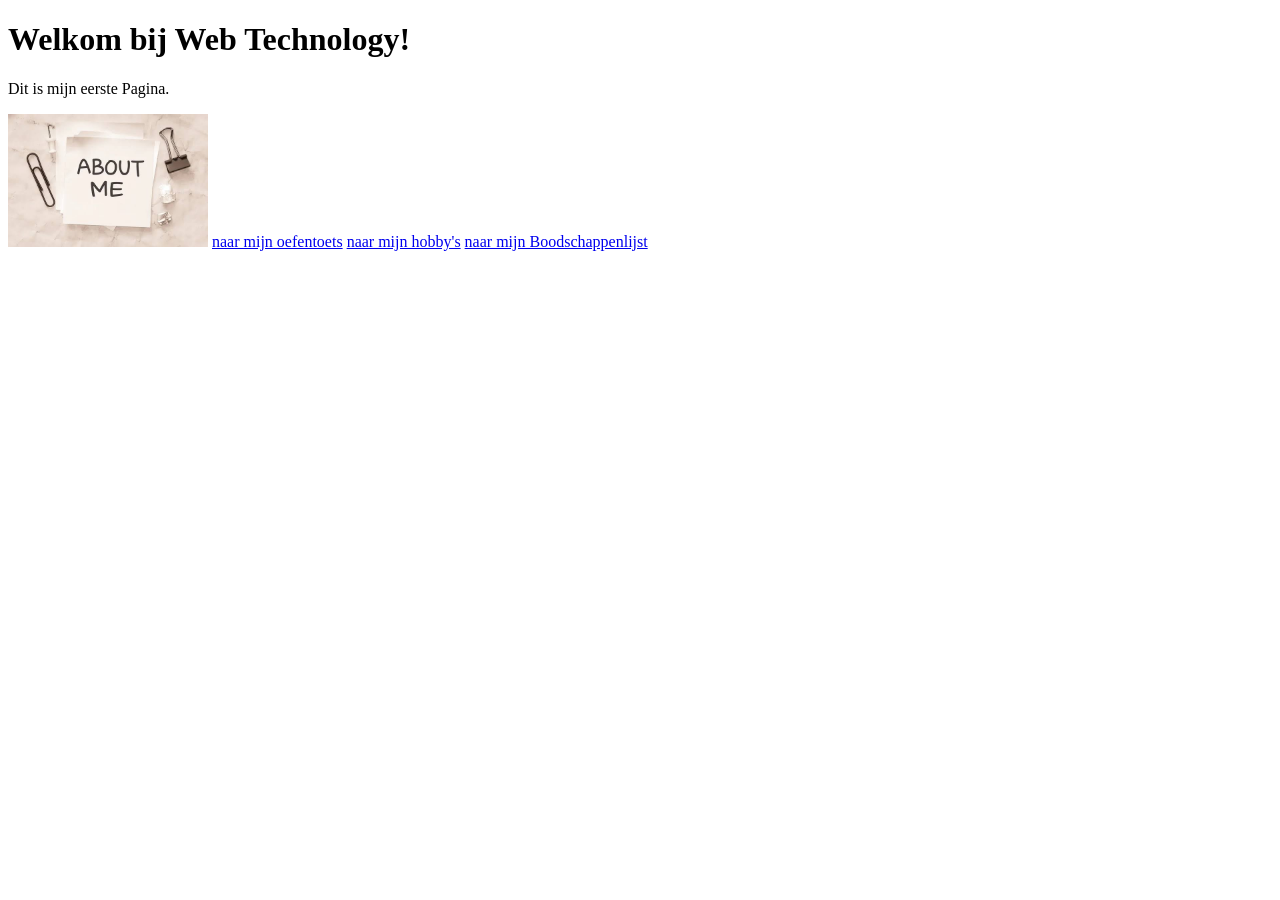
<file: labo-01/index.html>
<!DOCTYPE html>
<html lang="nl">
<head>
    <meta charset="UTF-8">
    <meta name="viewport" content="width=device-width, initial-scale=1.0">
    <title>Mijn eerste pagina.
</title>
</head>
<body>
        <h1>Welkom bij Web Technology!</h1>
        <p>Dit is mijn eerste Pagina.</p>
       <nav> 
            <a href="over-mij.html"><img src="afbeeldingen/foto-over-mij.jpg" alt="about-me" width="200"></a>
            <a href="oefentoets.html">naar mijn oefentoets</a>
            <a href="hobby's.html">naar mijn hobby's</a>
            <a href="boodshappen.html">naar mijn Boodschappenlijst</a>
        </nav>
</body>
</html>
</file>
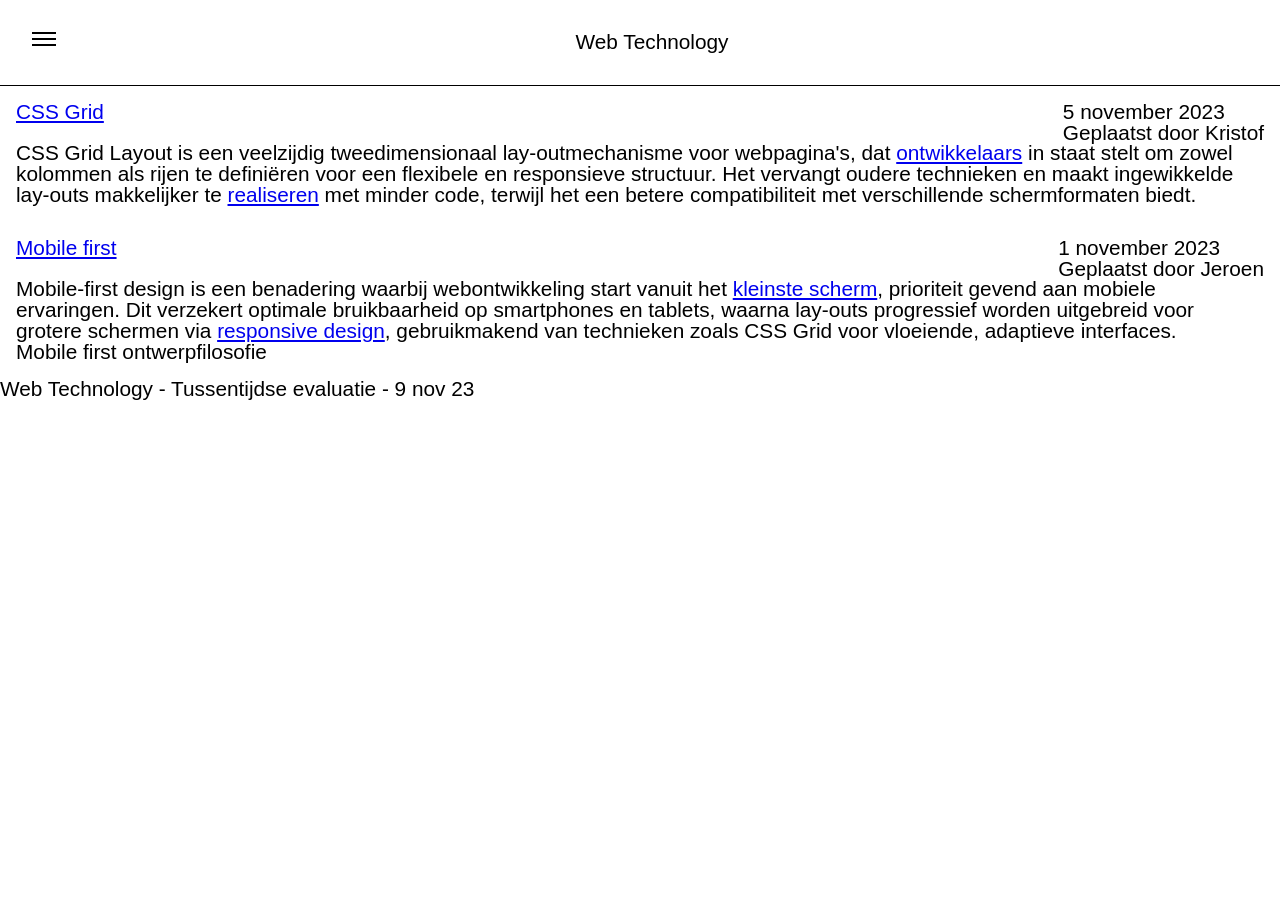
<file: 2324_WT_tussentijdse_evaluatie_november/opdracht/index.html>
<!DOCTYPE html>
<html lang="en">
<head>
	<meta charset="UTF-8">
	<meta http-equiv="X-UA-Compatible" content="IE=edge">
	<meta name="viewport" content="width=device-width, initial-scale=1.0">
	<link rel="stylesheet" href="reset.css">
	<link rel="stylesheet" href="stijl.css">
	<title>Web Technology - Tussentijdse test - 9 november 2023</title>
</head>
<body>
    <header>
        <h3><span></span><span></span><span></span></h3>
        <h1>Web Technology</h1>
        <nav>
            <ul>
                <li>
                    <a href="#" class="geselecteerd">Home</a>
                </li>
                <li>
                    <a href="#">Box Model</a>
                </li>
                <li>
                    <a href="#">CSS Grid</a>
                </li>
                <li>
                    <a href="#">CSS Positioning</a>
                </li>
                <li>
                    <a href="#">Responsive Design</a>
                </li>
            </ul>
        </nav>
    </header>
    <main>
        <article>
            <h2><a href="#">CSS Grid</a></h2>
            <h4>5 november 2023<br>Geplaatst door Kristof</h4>
            <p>CSS Grid Layout is een veelzijdig tweedimensionaal lay-outmechanisme voor webpagina's, dat <a href="#">ontwikkelaars</a> in staat stelt om zowel kolommen als rijen te definiëren voor een flexibele en responsieve structuur. Het vervangt oudere technieken en maakt ingewikkelde lay-outs makkelijker te <a href="#">realiseren</a> met minder code, terwijl het een betere compatibiliteit met verschillende schermformaten biedt.</p>
            <ul class="figuur figuur_1">
                <li></li>
                <li></li>
                <li></li>
                <li></li>
                <li></li>
            </ul>
        </article>
        <article>
            <h2><a href="#"> Mobile first</a></h2>
            <h4>1 november 2023<br>Geplaatst door Jeroen</h4>
            <p>Mobile-first design is een benadering waarbij webontwikkeling start vanuit het <a href="#">kleinste scherm</a>, prioriteit gevend aan mobiele ervaringen. Dit verzekert optimale bruikbaarheid op smartphones en tablets, waarna lay-outs progressief worden uitgebreid voor grotere schermen via <a href="#">responsive design</a>, gebruikmakend van technieken zoals CSS Grid voor vloeiende, adaptieve interfaces.</p>
            <div class="figuur figuur_2">
                <h3>Mobile first ontwerpfilosofie</h3>
                <p></p>
                <p></p>
            </div>
        </article>
    </main>
    <footer>
        <p>Web Technology - Tussentijdse evaluatie - 9 nov 23</p>
    </footer>
</body>
</html>
</file>
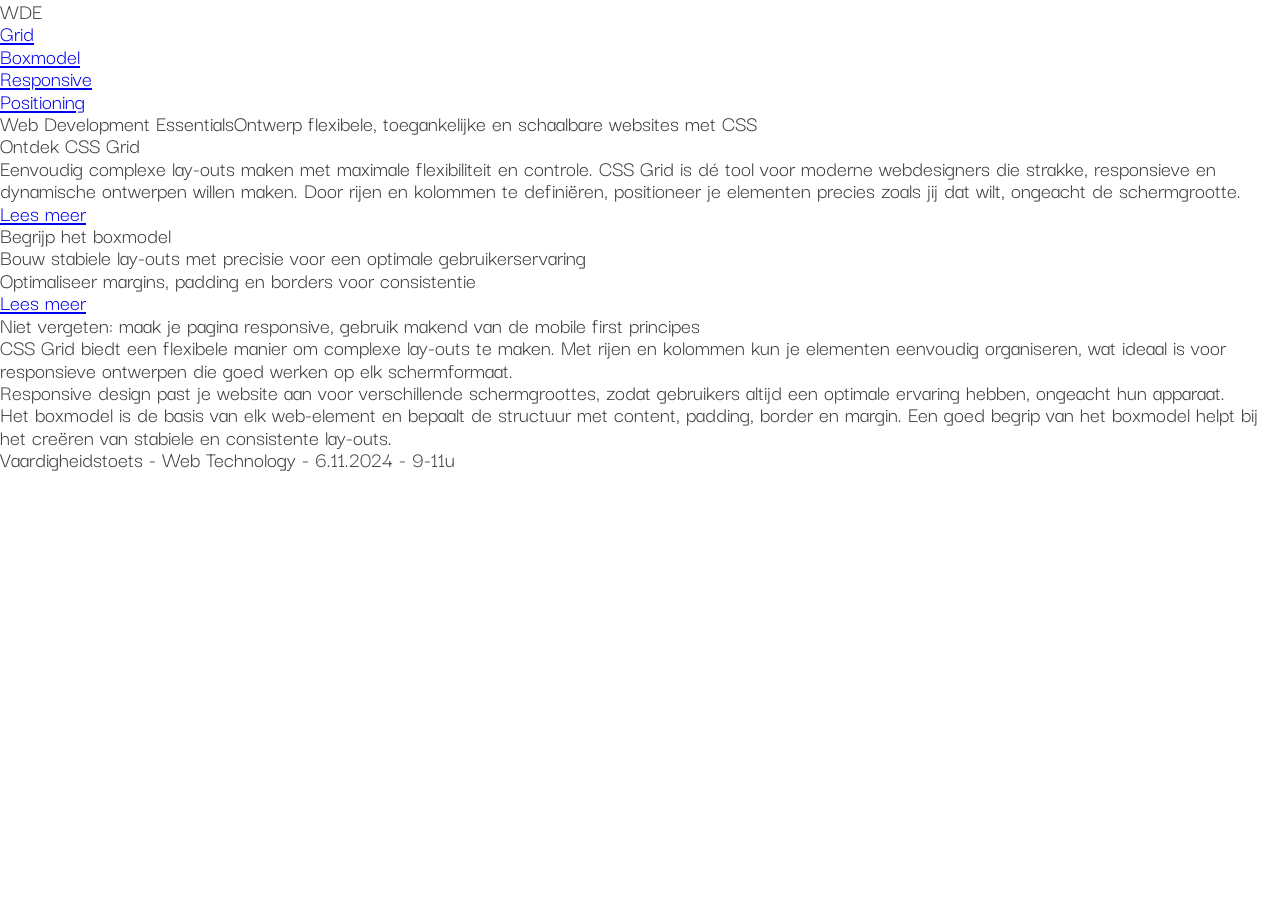
<file: 2425_WT_vaardigheidstoets_november_24/opdracht/index.html>
<!DOCTYPE html>
<html lang="en">
<head>
	<meta charset="UTF-8">
	<meta http-equiv="X-UA-Compatible" content="IE=edge">
	<meta name="viewport" content="width=device-width, initial-scale=1.0">
	<link rel="stylesheet" href="reset.css">
    <link rel="preconnect" href="https://fonts.googleapis.com">
    <link rel="preconnect" href="https://fonts.gstatic.com" crossorigin>
    <link href="https://fonts.googleapis.com/css2?family=Darker+Grotesque:wght@400;500;600&display=swap" rel="stylesheet">
	<link rel="stylesheet" href="stijl.css">
	<title>Template-bestand</title>
</head>
<body>
        <header>
            <h1>WDE</h1>
            <nav>
                <ul>
                    <li><a href="#">Grid</a></li>
                    <li><a href="#">Boxmodel</a></li>
                    <li><a href="#">Responsive</a></li>
                    <li><a href="#">Positioning</a></li>
                </ul>
            </nav>
        </header>
        <main>
            <h2>Web Development Essentials<span>Ontwerp flexibele, toegankelijke en schaalbare websites met CSS</span></h2>
            <section>
                <h3>Ontdek CSS Grid</h3>
                <p>Eenvoudig complexe lay-outs maken met maximale flexibiliteit en controle. CSS Grid is dé tool voor moderne webdesigners die strakke, responsieve en dynamische ontwerpen willen maken. Door rijen en kolommen te definiëren, positioneer je elementen precies zoals jij dat wilt, ongeacht de schermgrootte. <a href="#">Lees meer</a></p>
            </section>
            <ul>
                <li>Begrijp het boxmodel</li>
                <li>Bouw stabiele lay-outs met precisie voor een optimale gebruikerservaring</li>
                <li>Optimaliseer margins, padding en borders voor consistentie</li>
                <li><a href="#">Lees meer</a></li>
            </ul>
            <h4>Niet vergeten: maak je pagina responsive, gebruik makend van de mobile first principes</h4>
            <p>CSS Grid biedt een flexibele manier om complexe lay-outs te maken. Met rijen en kolommen kun je elementen eenvoudig organiseren, wat ideaal is voor responsieve ontwerpen die goed werken op elk schermformaat.</p>
            <p>Responsive design past je website aan voor verschillende schermgroottes, zodat gebruikers altijd een optimale ervaring hebben, ongeacht hun apparaat.</p>
            <p>Het boxmodel is de basis van elk web-element en bepaalt de structuur met content, padding, border en margin. Een goed begrip van het boxmodel helpt bij het creëren van stabiele en consistente lay-outs.</p>
        </main>
        <footer><p>Vaardigheidstoets - Web Technology - 6.11.2024 - 9-11u</p></footer>
</body>
</html>
</file>
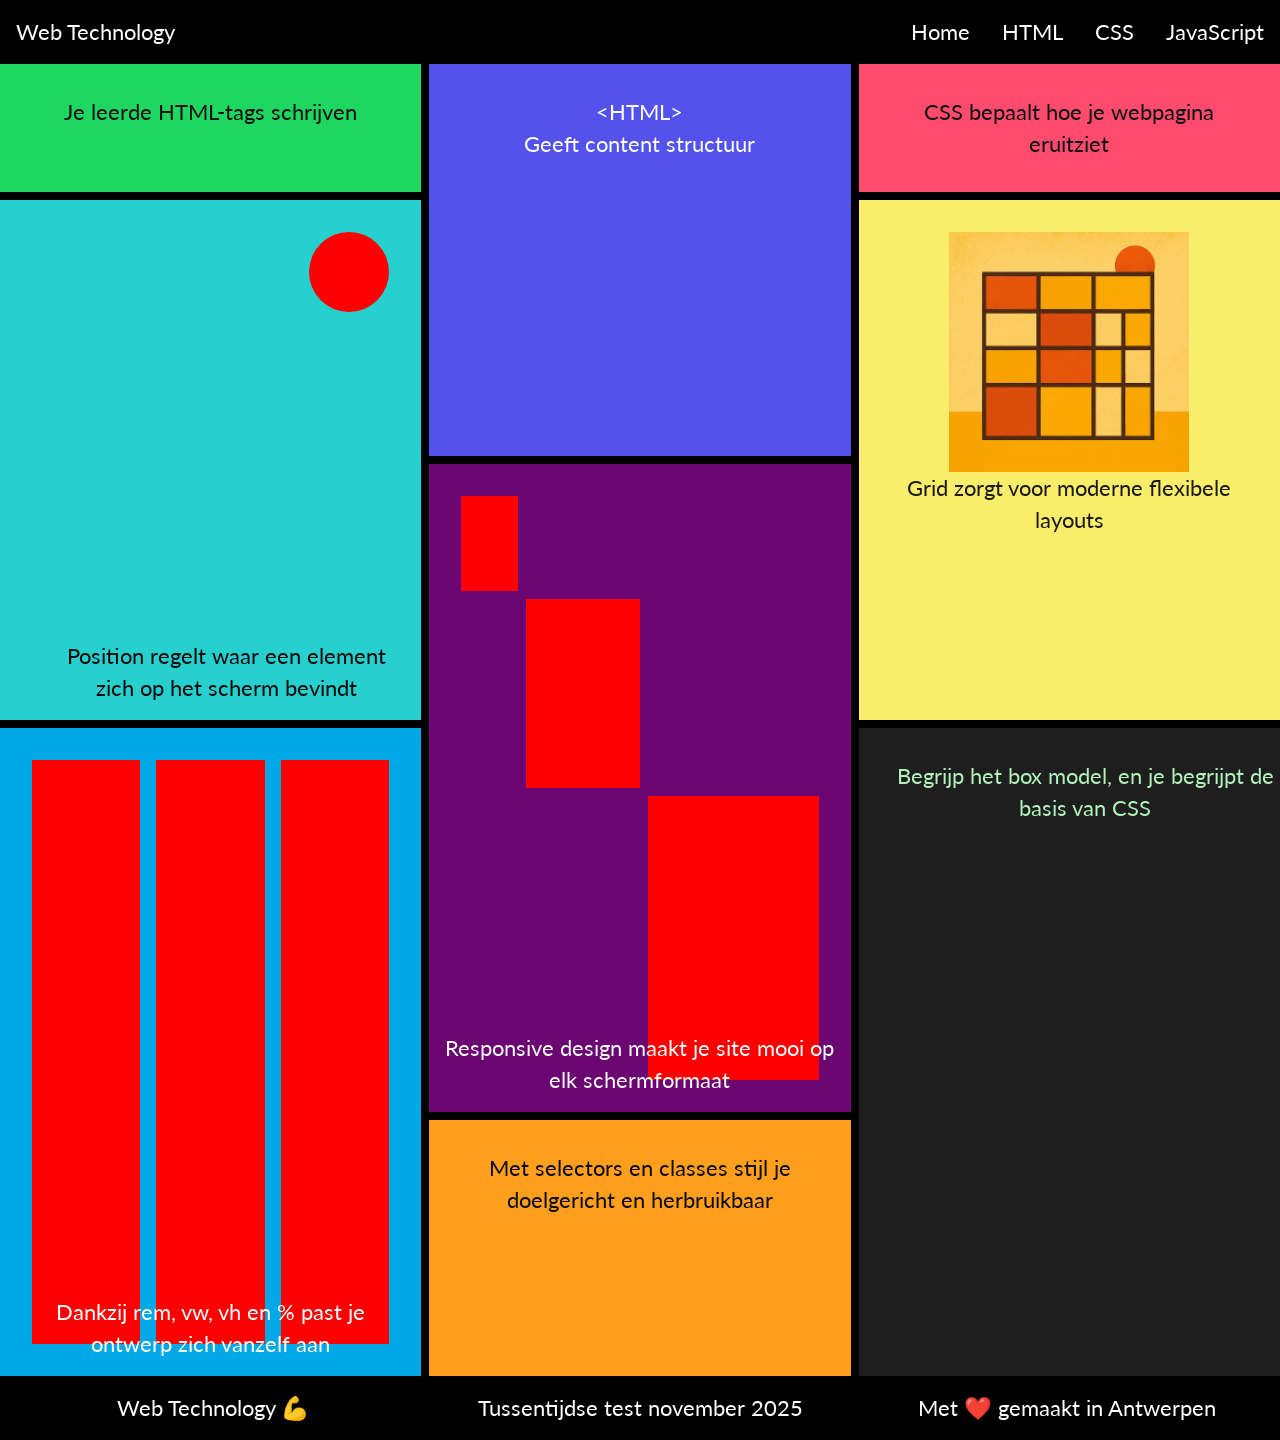
<file: 2526_wt_vaardigheidstoets_november_25/opdracht/index.html>
<!DOCTYPE html>
<html lang="en">
<head>
	<meta charset="UTF-8">
	<meta http-equiv="X-UA-Compatible" content="IE=edge">
	<meta name="viewport" content="width=device-width, initial-scale=1.0">
	<link rel="stylesheet" href="reset.css">
	<link rel="preconnect" href="https://fonts.googleapis.com">
	<link rel="preconnect" href="https://fonts.gstatic.com" crossorigin>
	<link href="https://fonts.googleapis.com/css2?family=Lato:ital,wght@0,100;0,300;0,400;0,700;0,900;1,100;1,300;1,400;1,700;1,900&display=swap" rel="stylesheet">
	<link rel="stylesheet" href="stijl.css">
	<title>Web Technology - tussentijdse test november 2025</title>
</head>
<body>
	<header>
		<h1>Web Technology</h1>
		<nav>
			<ul>
				<li><a href="">Home</a></li>
				<li><a href="">HTML</a></li>
				<li><a href="">CSS</a></li>
				<li><a href="">JavaScript</a></li>
			</ul>
		</nav>
	</header>
	<main>
		<ul>
			<li><h2>Je leerde HTML-tags schrijven</h2></li>
			<li><h4>&lt;HTML&gt;</h4>
				<h2>Geeft content structuur</h2></li>
			<li><h2>CSS bepaalt hoe je webpagina eruitziet</h2></li>
			<li>
				<p></p>
				<h2>Position regelt waar een element zich op het scherm bevindt</h2></li>
			<li>
				<img src="grid.png" alt="">
				<h2>Grid zorgt voor moderne flexibele layouts</h2>
			</li>
			<li>
				<p></p>
				<p></p>
				<p></p>
				<h2>Responsive design maakt je site mooi op elk schermformaat</h2>
			</li>
			<li>
				<p></p>
				<p></p>
				<p></p>
				<h2>Dankzij rem, vw, vh en % past je ontwerp zich vanzelf aan</h2></li>
			<li><h2>Begrijp het box model, en je begrijpt de basis van CSS</h2></li>
			<li><h2>Met selectors en classes stijl je doelgericht en herbruikbaar</h2></li>
		</ul>
	</main>
	<footer>
		<ul>
			<li>Web Technology 💪</li>
			<li>Tussentijdse test november 2025</li>
			<li>Met ❤️ gemaakt in Antwerpen</li>
		</ul>
	</footer>
</body>
</html>
</file>
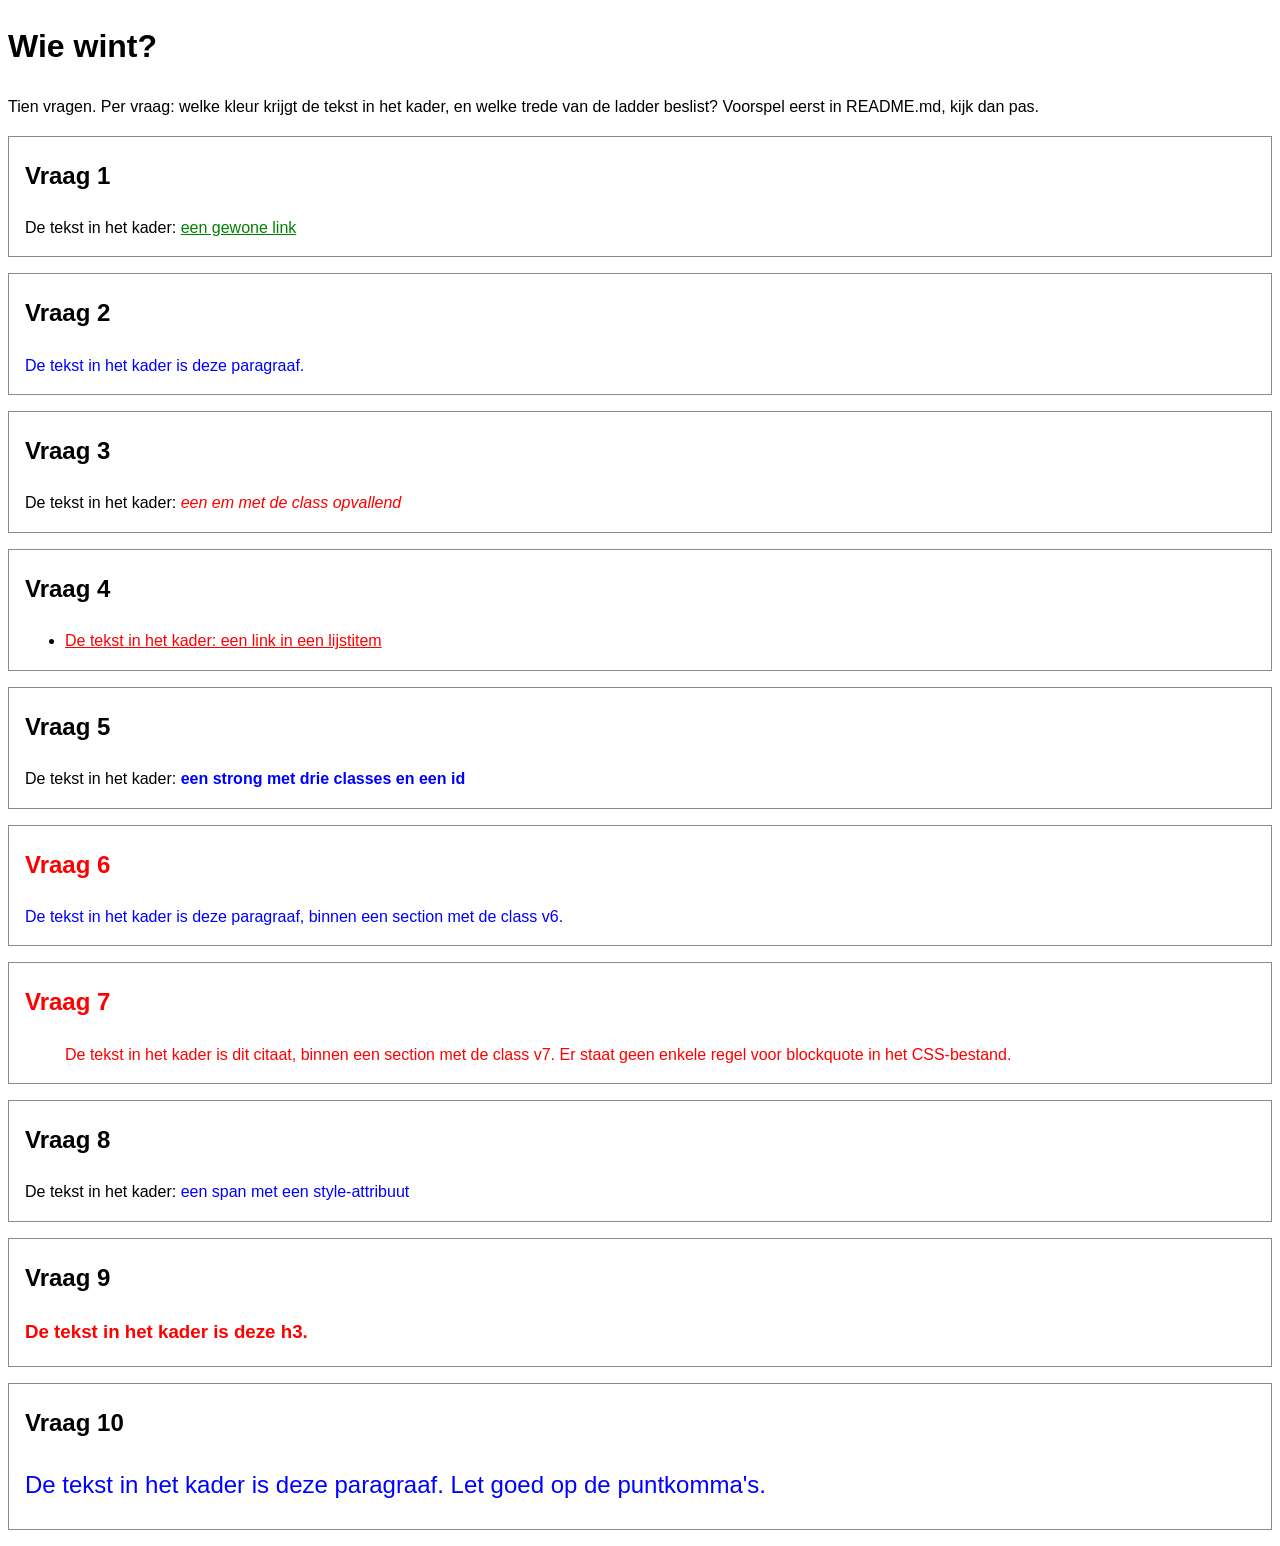
<file: labo-02/cascade/index.html>
<!-- index.html - oefening 3: voorspel, dan kijk. Wijzig dit bestand niet. -->
<!doctype html>
<html lang="nl">
  <head>
    <meta charset="utf-8">
    <meta name="viewport" content="width=device-width, initial-scale=1">
    <title>Wie wint? Tien vragen over de cascade</title>
    <link rel="stylesheet" href="css/stijl.css">
  </head>
  <body>
    <h1>Wie wint?</h1>
    <p>Tien vragen. Per vraag: welke kleur krijgt de tekst in het kader, en welke trede van de ladder beslist? Voorspel eerst in README.md, kijk dan pas.</p>

    <section class="vraag v1">
      <h2>Vraag 1</h2>
      <p>De tekst in het kader: <a href="#">een gewone link</a></p>
    </section>

    <section class="vraag v2">
      <h2>Vraag 2</h2>
      <p class="v2-tekst">De tekst in het kader is deze paragraaf.</p>
    </section>

    <section class="vraag v3">
      <h2>Vraag 3</h2>
      <p>De tekst in het kader: <em class="opvallend">een em met de class opvallend</em></p>
    </section>

    <section class="vraag v4">
      <h2>Vraag 4</h2>
      <ul>
        <li><a href="#">De tekst in het kader: een link in een lijstitem</a></li>
      </ul>
    </section>

    <section class="vraag v5">
      <h2>Vraag 5</h2>
      <p>De tekst in het kader: <strong class="een twee drie" id="v5-tekst">een strong met drie classes en een id</strong></p>
    </section>

    <section class="vraag v6">
      <h2>Vraag 6</h2>
      <p class="v6-tekst">De tekst in het kader is deze paragraaf, binnen een section met de class v6.</p>
    </section>

    <section class="vraag v7">
      <h2>Vraag 7</h2>
      <blockquote>De tekst in het kader is dit citaat, binnen een section met de class v7. Er staat geen enkele regel voor blockquote in het CSS-bestand.</blockquote>
    </section>

    <section class="vraag v8">
      <h2>Vraag 8</h2>
      <p>De tekst in het kader: <span class="v8-tekst" style="color: blue">een span met een style-attribuut</span></p>
    </section>

    <section class="vraag v9">
      <h2>Vraag 9</h2>
      <h3 class="v9-tekst">De tekst in het kader is deze h3.</h3>
    </section>

    <section class="vraag v10">
      <h2>Vraag 10</h2>
      <p class="v10-tekst">De tekst in het kader is deze paragraaf. Let goed op de puntkomma's.</p>
    </section>
  </body>
</html>
</file>
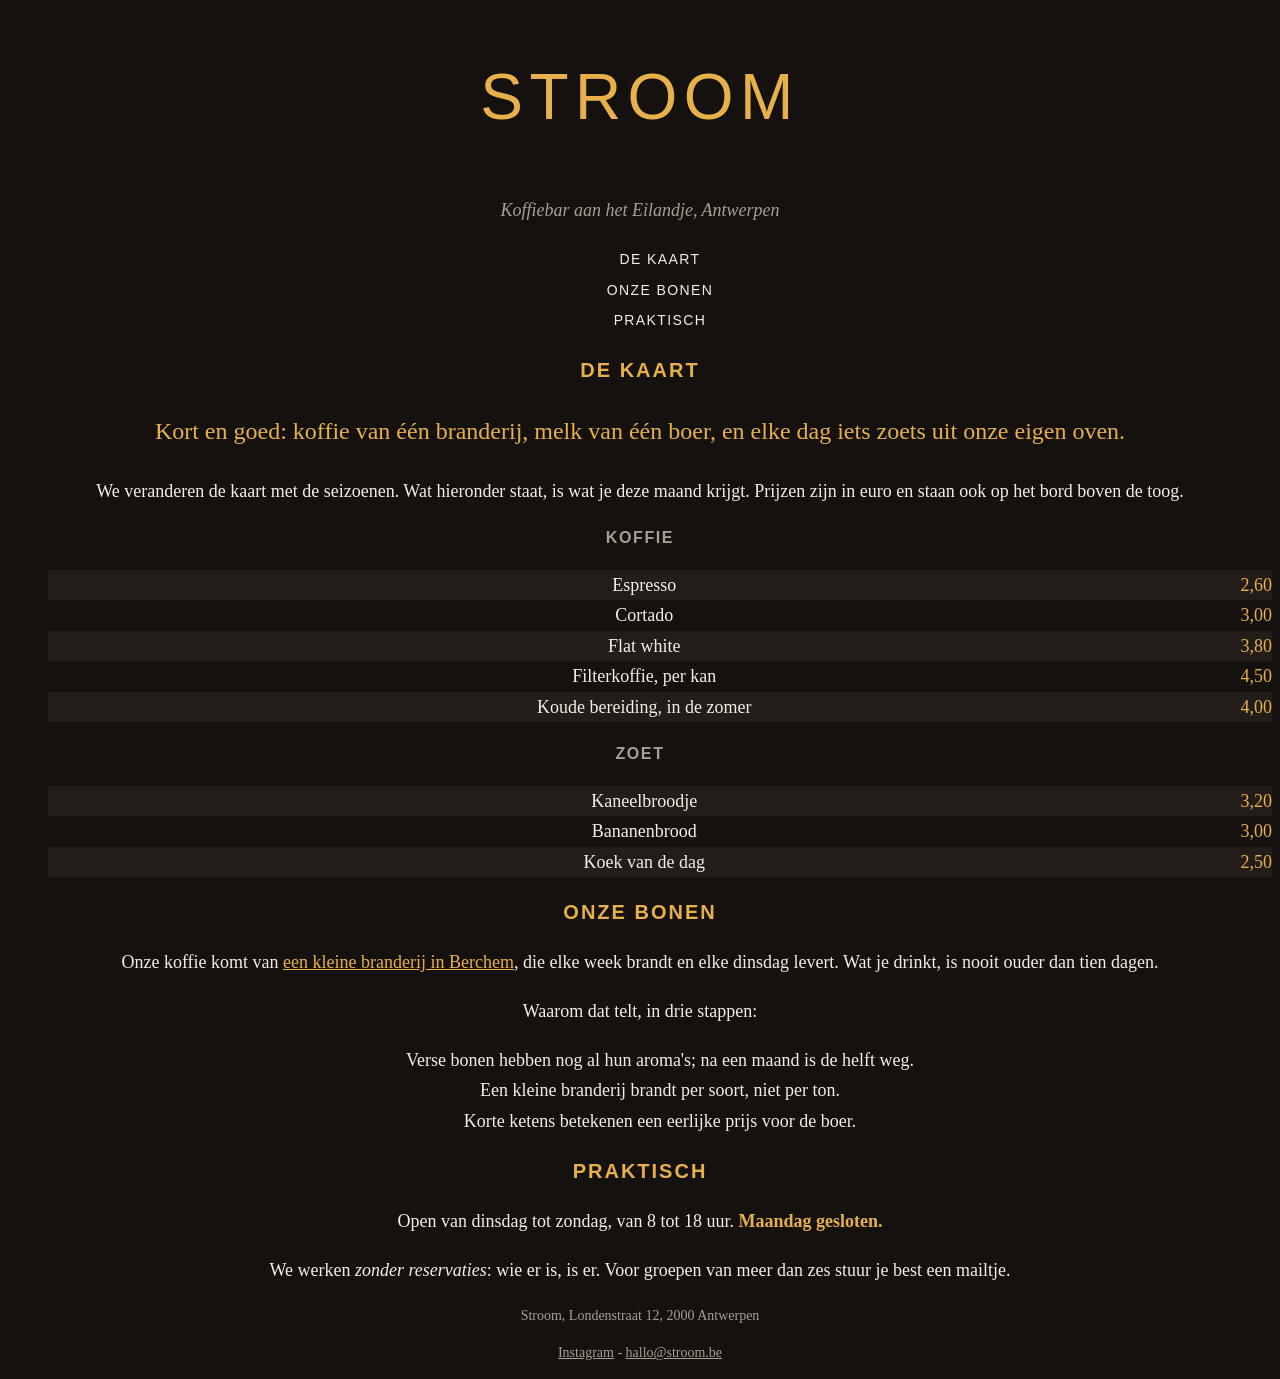
<file: labo-02/nabouw/index.html>
<!-- index.html - nabouw labo 2. Dit bestand mag je NIET wijzigen: geen class erbij, geen element verplaatst, geen style-attribuut. Jij schrijft css/stijl.css. -->
<!--
  Wat het screenshot niet kan tonen (hover en focus):
  - links in de navigatie: accentkleur, vet, geen onderstreping;
    bij hover en focus: inktkleur en onderstreept
  - links in main: accentkleur, onderstreept;
    bij hover en focus: papierkleur op een achtergrond in de accentkleur
  - links in de footer: gedempte kleur; bij hover en focus: accentkleur
-->
<!doctype html>
<html lang="nl">
  <head>
    <meta charset="utf-8">
    <meta name="viewport" content="width=device-width, initial-scale=1">
    <title>Stroom - koffiebar aan het Eilandje</title>
    <link rel="stylesheet" href="css/zen.css">
  </head>
  <body>
    <header>
      <h1>Stroom</h1>
      <p class="slogan">Koffiebar aan het Eilandje, Antwerpen</p>
      <nav>
        <ul>
          <li><a href="#kaart">De kaart</a></li>
          <li><a href="#bonen">Onze bonen</a></li>
          <li><a href="#praktisch">Praktisch</a></li>
        </ul>
      </nav>
    </header>

    <main>
      <article>
        <h2 id="kaart">De kaart</h2>
        <p class="intro">Kort en goed: koffie van één branderij, melk van één boer, en elke dag iets zoets uit onze eigen oven.</p>
        <p>We veranderen de kaart met de seizoenen. Wat hieronder staat, is wat je deze maand krijgt. Prijzen zijn in euro en staan ook op het bord boven de toog.</p>

        <h3>Koffie</h3>
        <ul class="kaart">
          <li>Espresso <span class="prijs">2,60</span></li>
          <li>Cortado <span class="prijs">3,00</span></li>
          <li>Flat white <span class="prijs">3,80</span></li>
          <li>Filterkoffie, per kan <span class="prijs">4,50</span></li>
          <li>Koude bereiding, in de zomer <span class="prijs">4,00</span></li>
        </ul>

        <h3>Zoet</h3>
        <ul class="kaart">
          <li>Kaneelbroodje <span class="prijs">3,20</span></li>
          <li>Bananenbrood <span class="prijs">3,00</span></li>
          <li>Koek van de dag <span class="prijs">2,50</span></li>
        </ul>

        <h2 id="bonen">Onze bonen</h2>
        <p>Onze koffie komt van <a href="https://www.example.be">een kleine branderij in Berchem</a>, die elke week brandt en elke dinsdag levert. Wat je drinkt, is nooit ouder dan tien dagen.</p>
        <p>Waarom dat telt, in drie stappen:</p>
        <ol>
          <li>Verse bonen hebben nog al hun aroma's; na een maand is de helft weg.</li>
          <li>Een kleine branderij brandt per soort, niet per ton.</li>
          <li>Korte ketens betekenen een eerlijke prijs voor de boer.</li>
        </ol>

        <h2 id="praktisch">Praktisch</h2>
        <p>Open van dinsdag tot zondag, van 8 tot 18 uur. <strong>Maandag gesloten.</strong></p>
        <p>We werken <em>zonder reservaties</em>: wie er is, is er. Voor groepen van meer dan zes stuur je best een mailtje.</p>
      </article>
    </main>

    <footer>
      <p>Stroom, Londenstraat 12, 2000 Antwerpen</p>
      <p><a href="https://www.instagram.com">Instagram</a> - <a href="mailto:hallo@stroom.be">hallo@stroom.be</a></p>
    </footer>
  </body>
</html>
</file>
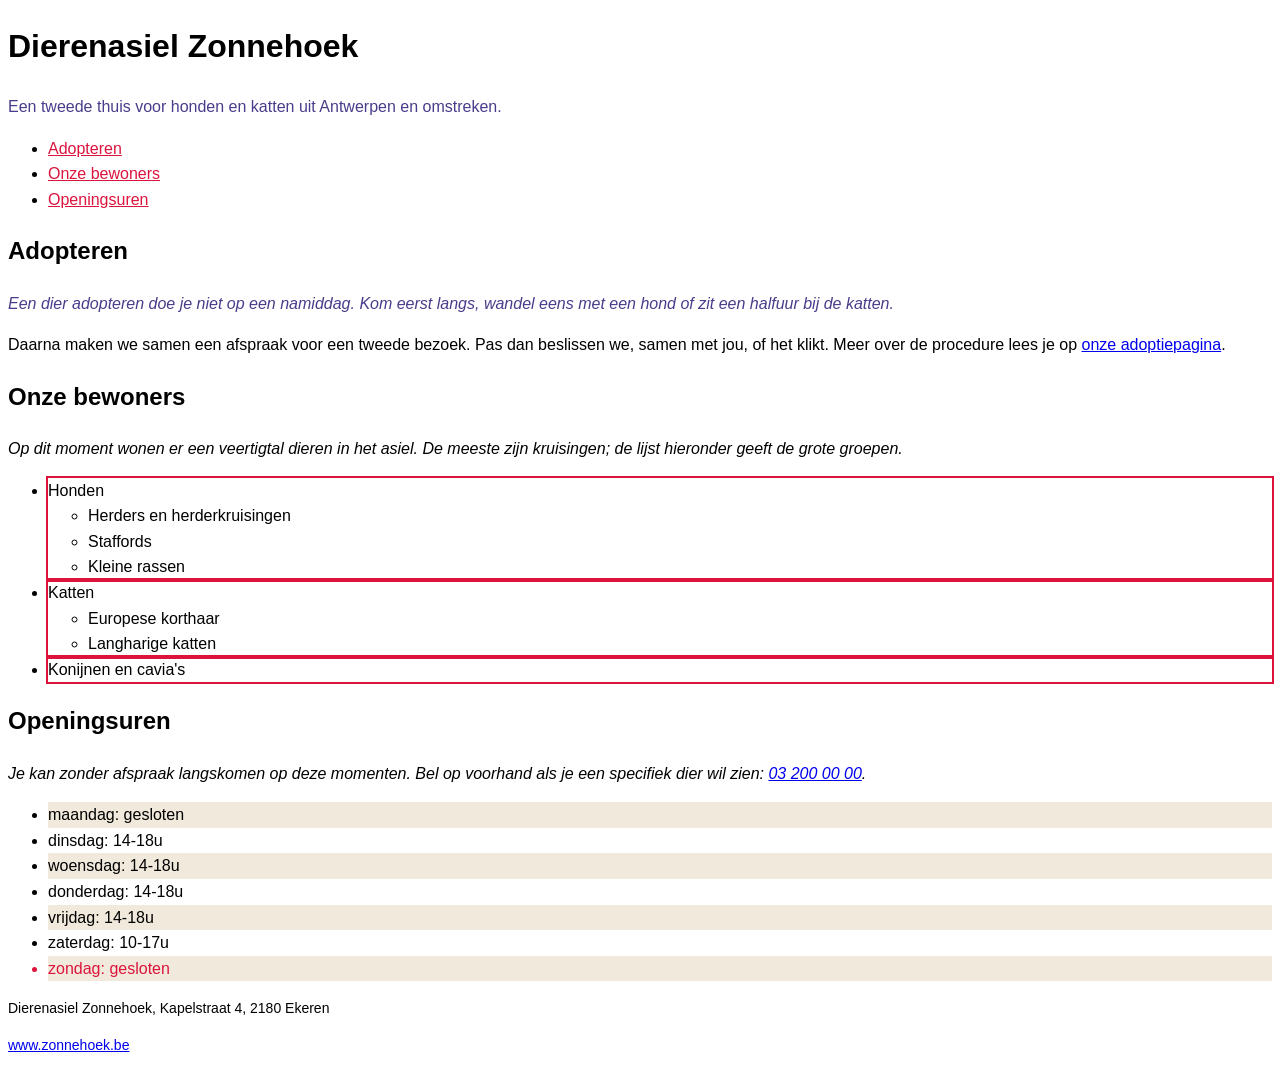
<file: labo-02/selectors/index.html>
<!-- index.html - oefening 2: selectors. Wijzig dit bestand niet; alles wat je nodig hebt, staat erin. -->
<!doctype html>
<html lang="nl">
  <head>
    <meta charset="utf-8">
    <meta name="viewport" content="width=device-width, initial-scale=1">
    <title>Dierenasiel Zonnehoek</title>
    <link rel="stylesheet" href="css/stijl.css">
  </head>
  <body>
    <header>
      <h1>Dierenasiel Zonnehoek</h1>
      <p class="slogan">Een tweede thuis voor honden en katten uit Antwerpen en omstreken.</p>
      <nav>
        <ul>
          <li><a href="#adopteren">Adopteren</a></li>
          <li><a href="#rassen">Onze bewoners</a></li>
          <li><a href="#uren">Openingsuren</a></li>
        </ul>
      </nav>
    </header>

    <main>
      <article>
        <h2 id="adopteren">Adopteren</h2>
        <p class="intro">Een dier adopteren doe je niet op een namiddag. Kom eerst langs, wandel eens met een hond of zit een halfuur bij de katten.</p>
        <p>Daarna maken we samen een afspraak voor een tweede bezoek. Pas dan beslissen we, samen met jou, of het klikt. Meer over de procedure lees je op <a href="https://www.zonnehoek.be/adoptie">onze adoptiepagina</a>.</p>

        <h2 id="rassen">Onze bewoners</h2>
        <p>Op dit moment wonen er een veertigtal dieren in het asiel. De meeste zijn kruisingen; de lijst hieronder geeft de grote groepen.</p>
        <ul class="rassen">
          <li>Honden
            <ul>
              <li>Herders en herderkruisingen</li>
              <li>Staffords</li>
              <li>Kleine rassen</li>
            </ul>
          </li>
          <li>Katten
            <ul>
              <li>Europese korthaar</li>
              <li>Langharige katten</li>
            </ul>
          </li>
          <li>Konijnen en cavia's</li>
        </ul>

        <h2 id="uren">Openingsuren</h2>
        <p>Je kan zonder afspraak langskomen op deze momenten. Bel op voorhand als je een specifiek dier wil zien: <a href="tel:+3232000000">03 200 00 00</a>.</p>
        <ul class="uren">
          <li>maandag: gesloten</li>
          <li>dinsdag: 14-18u</li>
          <li>woensdag: 14-18u</li>
          <li>donderdag: 14-18u</li>
          <li>vrijdag: 14-18u</li>
          <li>zaterdag: 10-17u</li>
          <li>zondag: gesloten</li>
        </ul>
      </article>
    </main>

    <footer>
      <p>Dierenasiel Zonnehoek, Kapelstraat 4, 2180 Ekeren</p>
      <p><a href="https://www.zonnehoek.be">www.zonnehoek.be</a></p>
    </footer>
  </body>
</html>
</file>
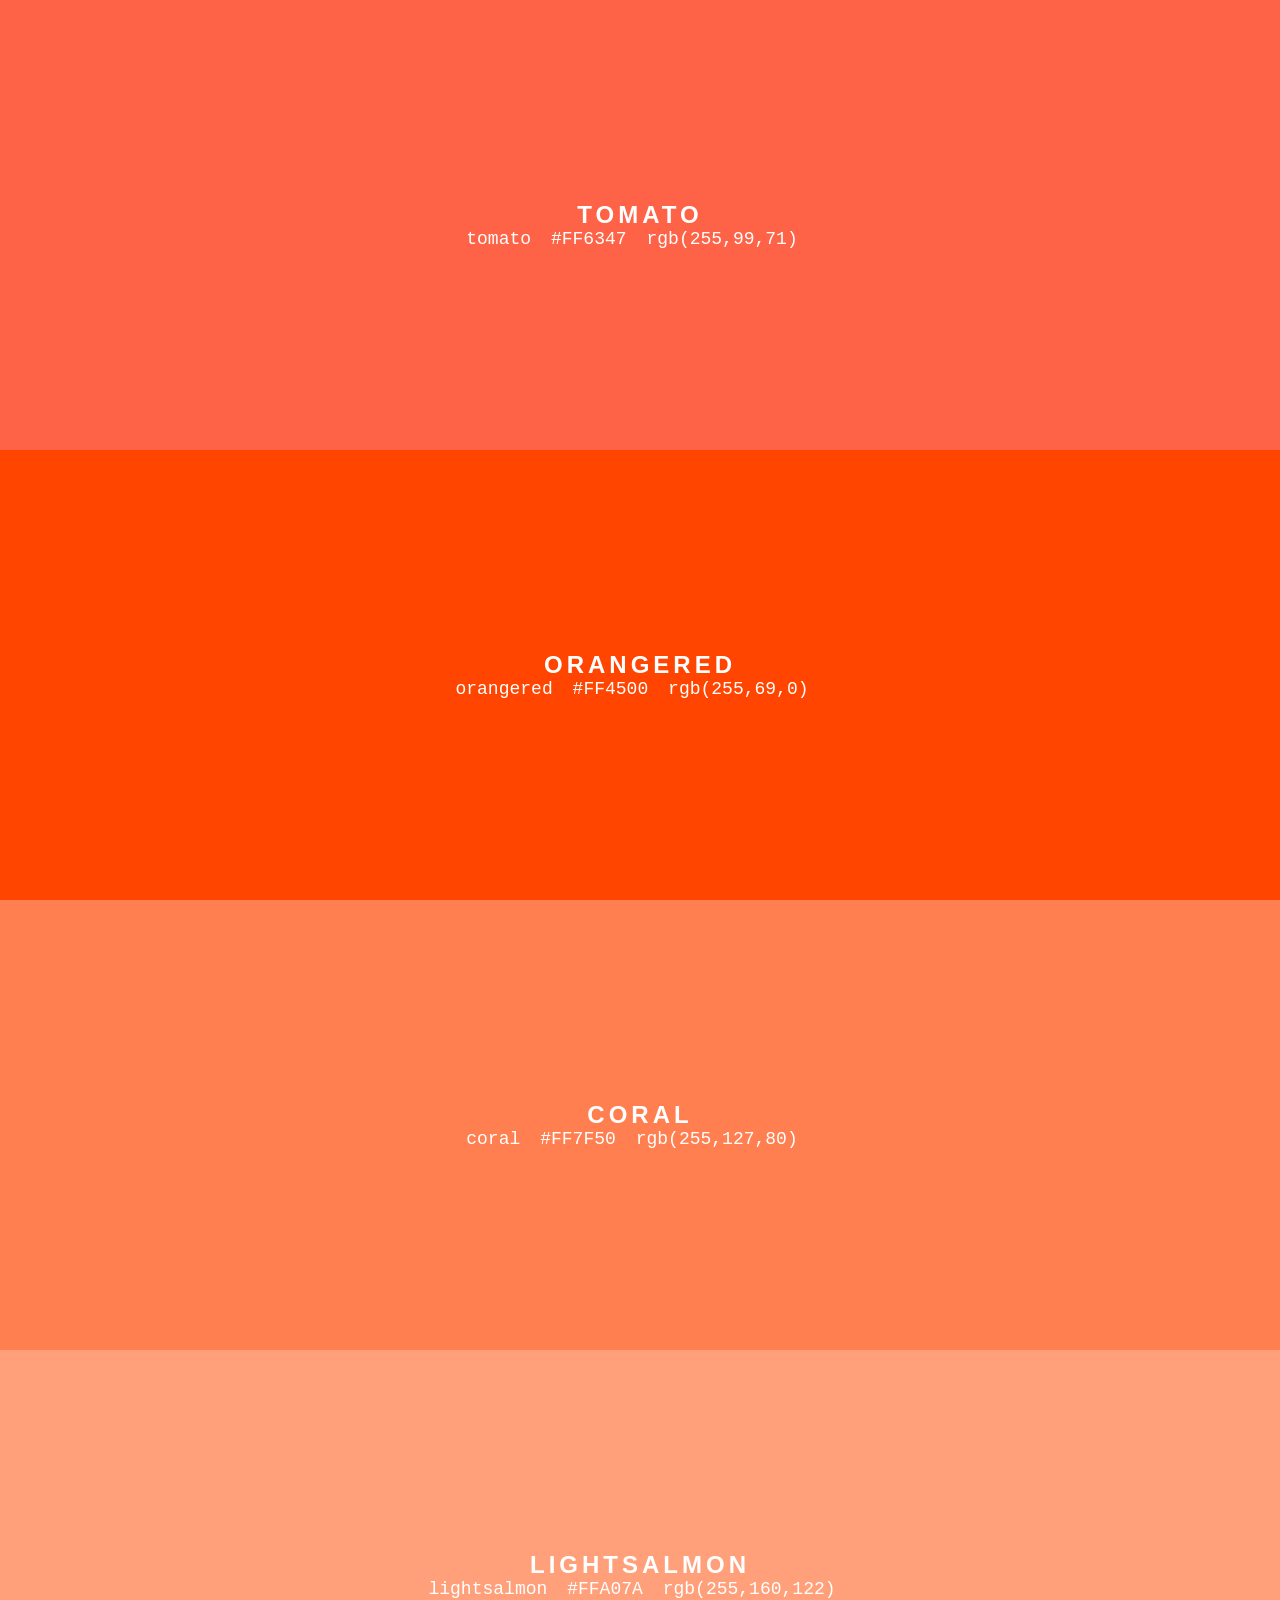
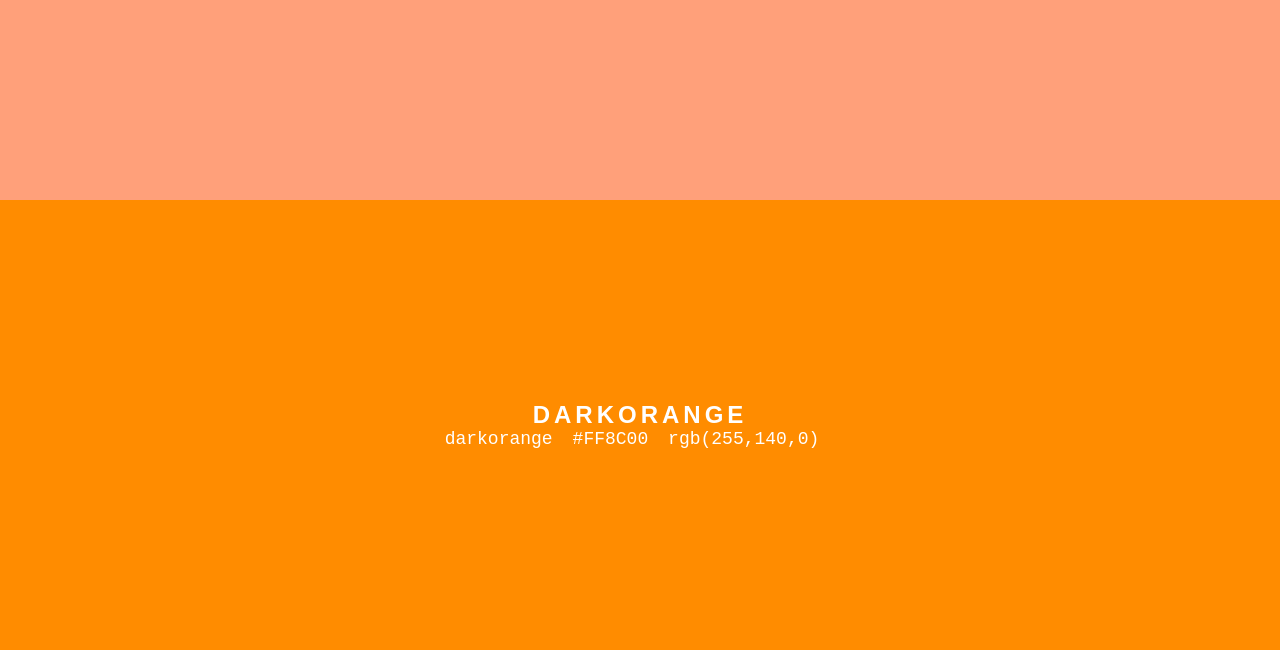
<file: labo-03/kleuren/index.html>
<!doctype html>
<html lang="en">
<head>
  <meta charset="utf-8">
  <meta name="viewport" content="width=device-width, initial-scale=1">
  <title>Labo 3 - Kleurenstalen</title>
  <link rel="stylesheet" href="css/reset.css">
  <link rel="stylesheet" href="css/stijl.css">
</head>
<body>
  <!-- Do not change this file. Write your CSS in css/stijl.css. -->
  <ul>
    <li class="tomato">
      <h2>TOMATO</h2>
      <p class="codes"><span>tomato</span> <span>#FF6347</span> <span>rgb(255,99,71)</span></p>
    </li>
    <li class="orangered">
      <h2>ORANGERED</h2>
      <p class="codes"><span>orangered</span> <span>#FF4500</span> <span>rgb(255,69,0)</span></p>
    </li>
    <li class="coral">
      <h2>CORAL</h2>
      <p class="codes"><span>coral</span> <span>#FF7F50</span> <span>rgb(255,127,80)</span></p>
    </li>
    <li class="lightsalmon">
      <h2>LIGHTSALMON</h2>
      <p class="codes"><span>lightsalmon</span> <span>#FFA07A</span> <span>rgb(255,160,122)</span></p>
    </li>
    <li class="darkorange">
      <h2>DARKORANGE</h2>
      <p class="codes"><span>darkorange</span> <span>#FF8C00</span> <span>rgb(255,140,0)</span></p>
    </li>
  </ul>
</body>
</html>
</file>
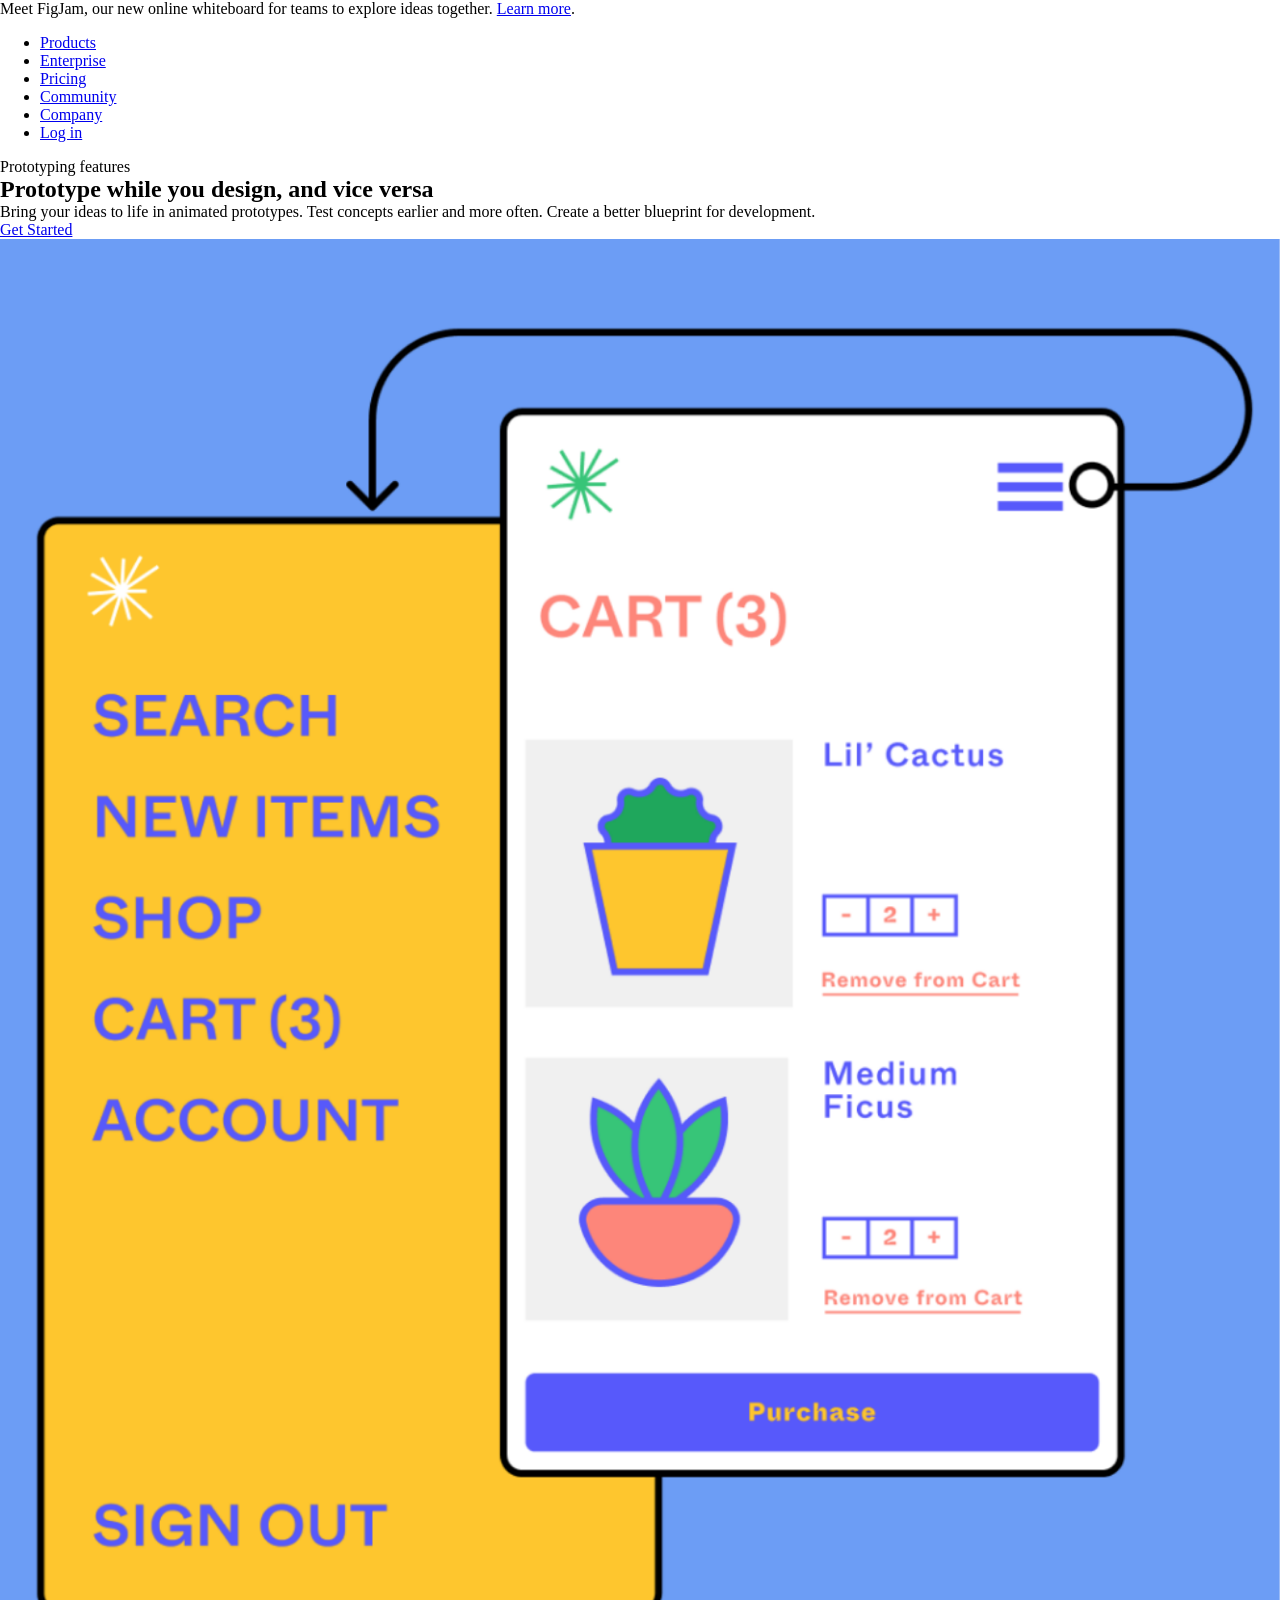
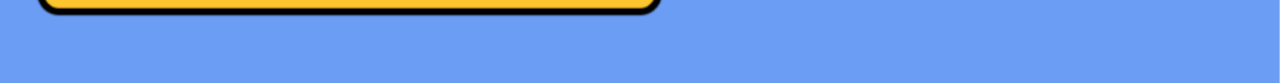
<file: labo-03/landing/index.html>
<!doctype html>
<html lang="en">
<head>
  <meta charset="utf-8">
  <meta name="viewport" content="width=device-width, initial-scale=1">
  <title>Labo 3 - Landingspagina</title>
  <link rel="stylesheet" href="css/reset.css">
  <link rel="stylesheet" href="css/stijl.css">
</head>
<body>
  <!-- Do not change this file. Write your CSS in css/stijl.css.
       Not visible in the screenshot: on :hover and :focus the links in the
       banner and in the navigation get an underline, and the button turns
       dark grey (#333333) instead of black. -->
  <div class="banner">
    <p>Meet FigJam, our new online whiteboard for teams to explore ideas together. <a href="#">Learn more</a>.</p>
  </div>
  <header>
    <nav>
      <ul>
        <li><a href="#">Products</a></li>
        <li><a href="#">Enterprise</a></li>
        <li><a href="#">Pricing</a></li>
        <li><a href="#">Community</a></li>
        <li><a href="#">Company</a></li>
        <li><a href="#">Log in</a></li>
      </ul>
    </nav>
  </header>
  <main>
    <article>
      <p class="bovenkop">Prototyping features</p>
      <h1>Prototype while you design, and vice versa</h1>
      <p>Bring your ideas to life in animated prototypes. Test concepts earlier and more often. Create a better blueprint for development.</p>
      <a href="#" class="knop">Get Started</a>
    </article><!-- no whitespace between these two tags: see syllabus 3.7 --><div class="afbeelding">
      <img src="afbeeldingen/prototype.png" alt="Prototype of a plant shop: a yellow menu panel next to a white cart screen">
    </div>
  </main>
</body>
</html>
</file>
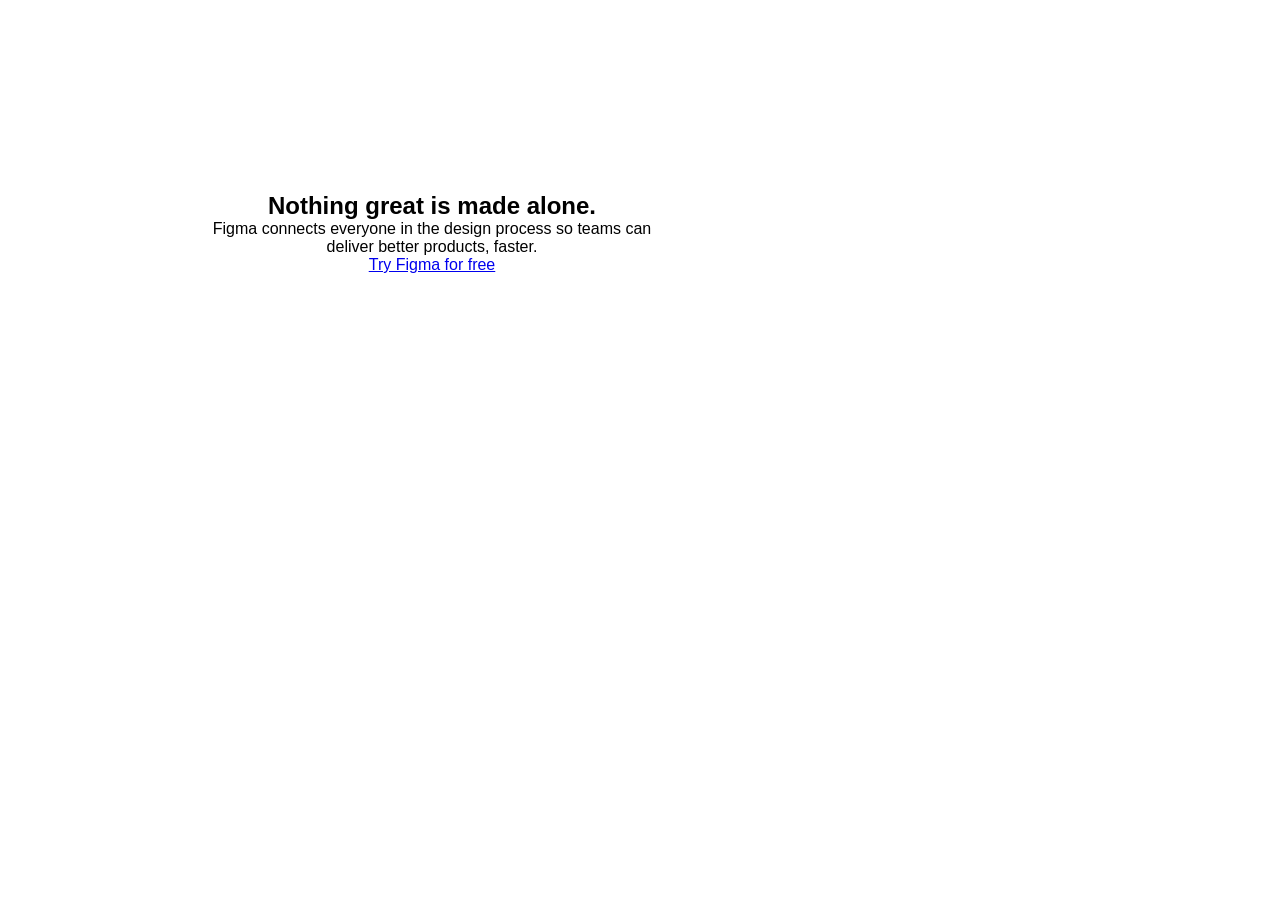
<file: labo-03/slogan/index.html>
<!doctype html>
<html lang="en">
<head>
  <meta charset="utf-8">
  <meta name="viewport" content="width=device-width, initial-scale=1">
  <title>Labo 3 - Slogan</title>
  <link rel="stylesheet" href="css/reset.css">
  <link rel="stylesheet" href="css/stijl.css">
</head>
<body>
  <!-- Do not change this file. Write your CSS in css/stijl.css.
       Not visible in the screenshot: on :hover and :focus the button turns
       dark grey (#333333) instead of black. -->
  <h2>Nothing great is <span>made</span> alone.</h2>
  <p>Figma connects everyone in the design process so teams can deliver better products, faster.</p>
  <a href="https://www.figma.com">Try Figma for free</a>
</body>
</html>
</file>
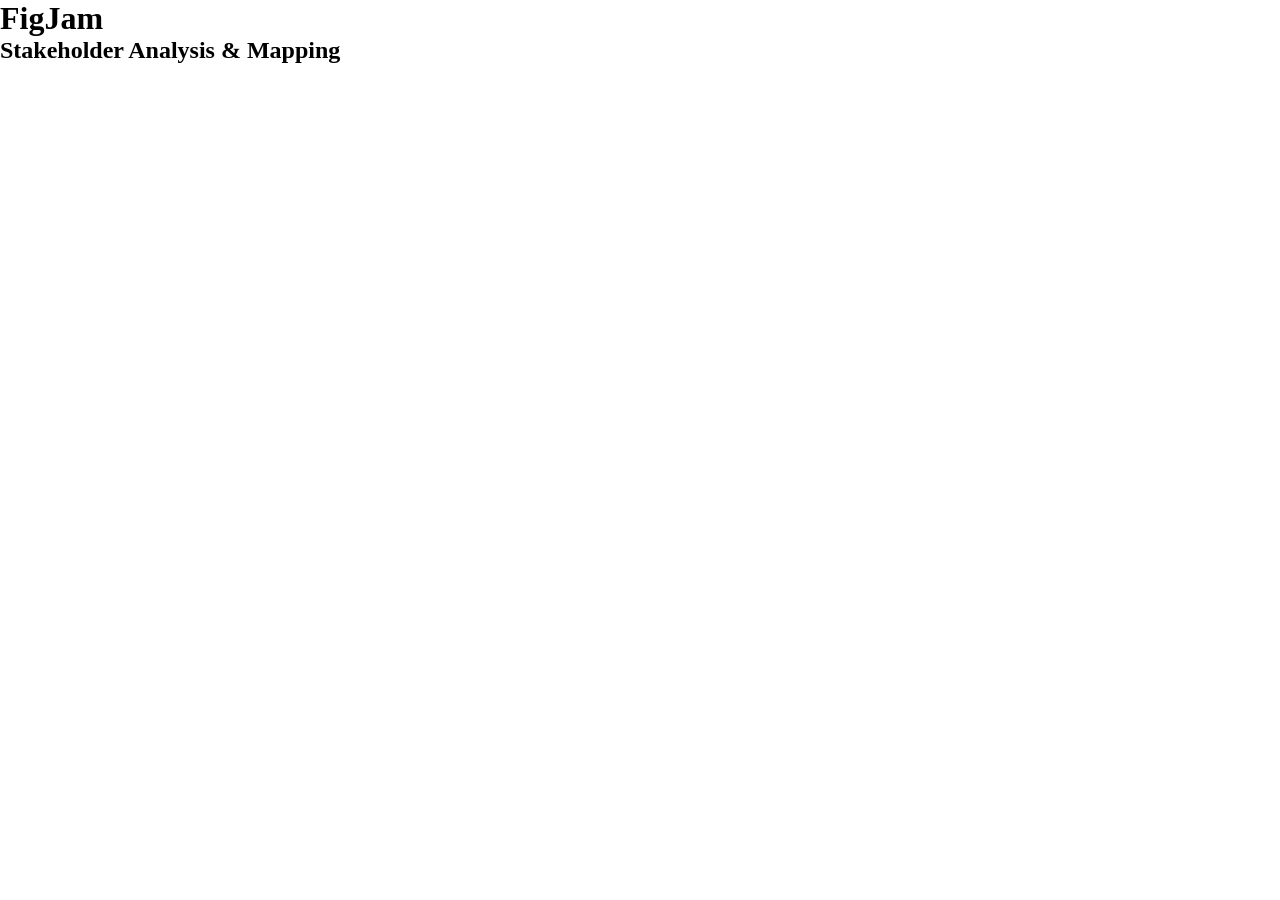
<file: labo-03/tabblad/index.html>
<!doctype html>
<html lang="en">
<head>
  <meta charset="utf-8">
  <meta name="viewport" content="width=device-width, initial-scale=1">
  <title>Labo 3 - Tabblad</title>
  <link rel="stylesheet" href="css/reset.css">
  <link rel="stylesheet" href="css/stijl.css">
</head>
<body>
  <!-- Do not change this file. Write your CSS in css/stijl.css. -->
  <h1>FigJam</h1>
  <h2>Stakeholder Analysis &amp; Mapping</h2>
</body>
</html>
</file>
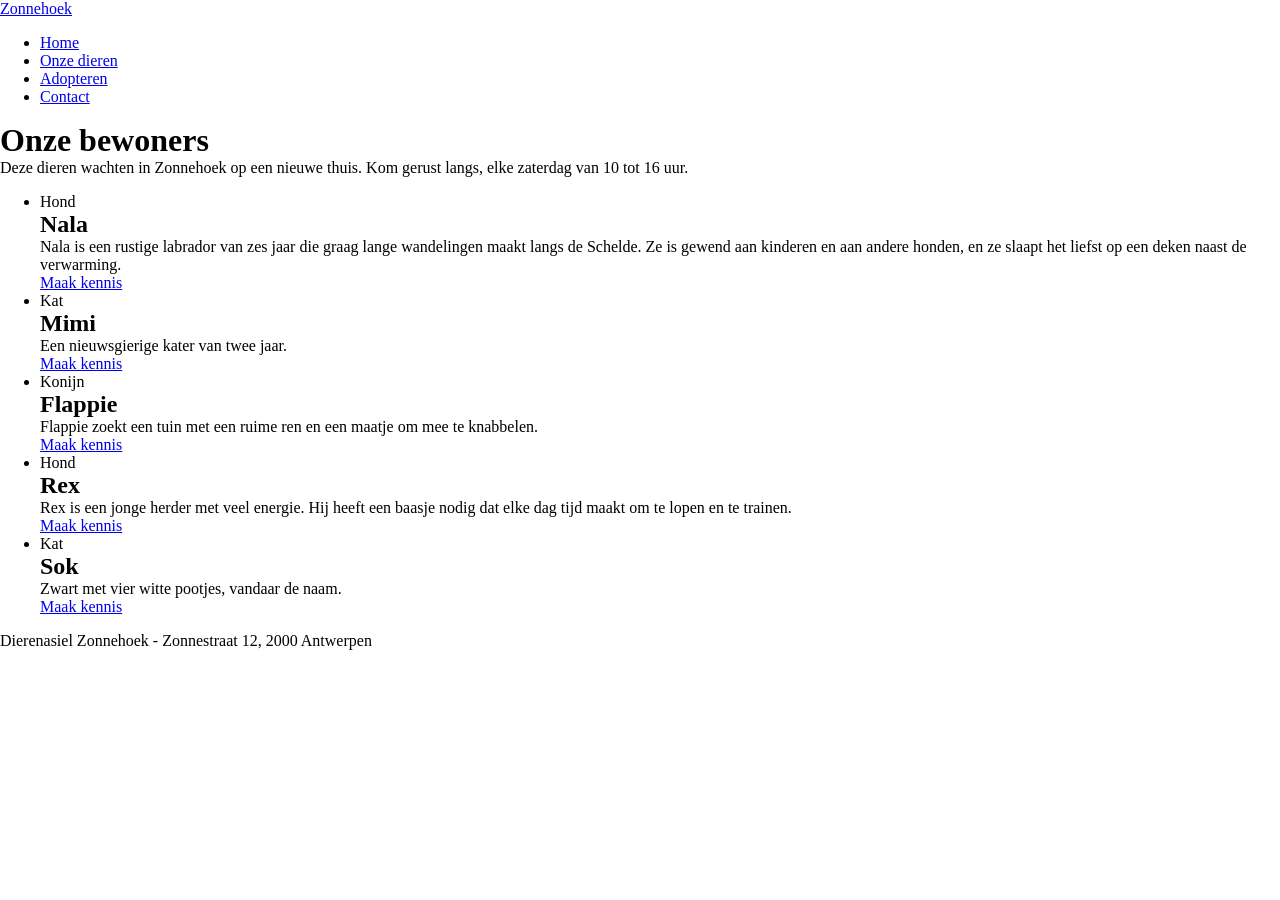
<file: labo-04/dierenasiel/index.html>
<!doctype html>
<html lang="nl">
<head>
  <meta charset="utf-8">
  <meta name="viewport" content="width=device-width, initial-scale=1">
  <title>Labo 4 - Dierenasiel Zonnehoek</title>
  <link rel="stylesheet" href="css/reset.css">
  <link rel="stylesheet" href="css/stijl.css">
</head>
<body>
  <!-- Do not change this file. Write your CSS in css/stijl.css.
       Not visible in the screenshot: on :hover and :focus the links in the
       navigation get an underline, and a button turns dark (#2b2b2b). -->
  <header>
    <a class="logo" href="index.html">Zonnehoek</a>
    <nav>
      <ul>
        <li><a href="index.html">Home</a></li>
        <li><a href="dieren.html" class="actief">Onze dieren</a></li>
        <li><a href="adopteren.html">Adopteren</a></li>
        <li><a href="contact.html">Contact</a></li>
      </ul>
    </nav>
  </header>
  <main>
    <h1>Onze bewoners</h1>
    <p class="intro">Deze dieren wachten in Zonnehoek op een nieuwe thuis. Kom gerust langs, elke zaterdag van 10 tot 16 uur.</p>
    <ul class="kaarten">
      <li class="kaart uitgelicht">
        <p class="soort">Hond</p>
        <h2>Nala</h2>
        <p class="beschrijving">Nala is een rustige labrador van zes jaar die graag lange wandelingen maakt langs de Schelde. Ze is gewend aan kinderen en aan andere honden, en ze slaapt het liefst op een deken naast de verwarming.</p>
        <a class="knop" href="#">Maak kennis</a>
      </li>
      <li class="kaart">
        <p class="soort">Kat</p>
        <h2>Mimi</h2>
        <p class="beschrijving">Een nieuwsgierige kater van twee jaar.</p>
        <a class="knop" href="#">Maak kennis</a>
      </li>
      <li class="kaart">
        <p class="soort">Konijn</p>
        <h2>Flappie</h2>
        <p class="beschrijving">Flappie zoekt een tuin met een ruime ren en een maatje om mee te knabbelen.</p>
        <a class="knop" href="#">Maak kennis</a>
      </li>
      <li class="kaart">
        <p class="soort">Hond</p>
        <h2>Rex</h2>
        <p class="beschrijving">Rex is een jonge herder met veel energie. Hij heeft een baasje nodig dat elke dag tijd maakt om te lopen en te trainen.</p>
        <a class="knop" href="#">Maak kennis</a>
      </li>
      <li class="kaart">
        <p class="soort">Kat</p>
        <h2>Sok</h2>
        <p class="beschrijving">Zwart met vier witte pootjes, vandaar de naam.</p>
        <a class="knop" href="#">Maak kennis</a>
      </li>
    </ul>
  </main>
  <footer>
    <p>Dierenasiel Zonnehoek - Zonnestraat 12, 2000 Antwerpen</p>
  </footer>
</body>
</html>
</file>
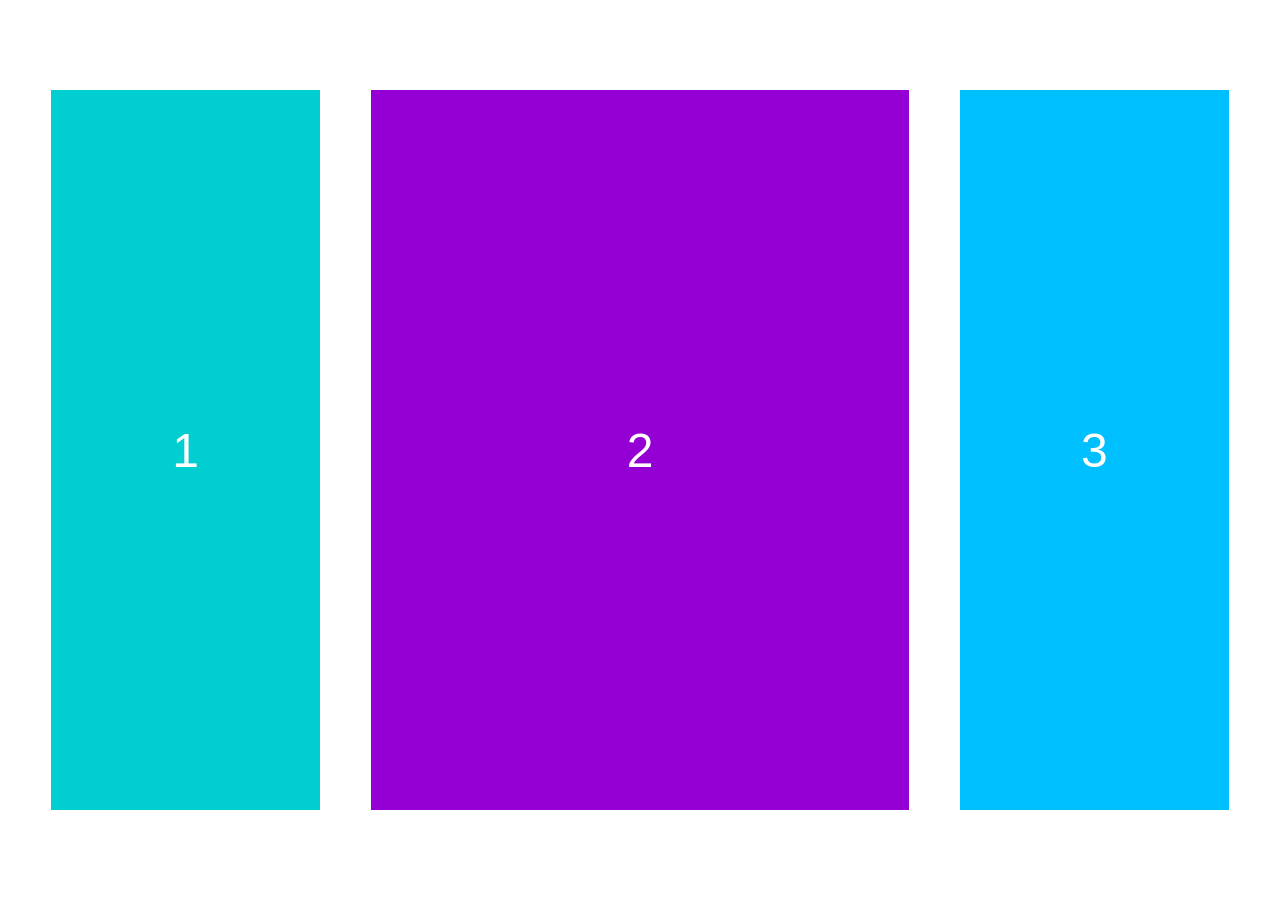
<file: labo-04/kolommen/index.html>
<!doctype html>
<html lang="nl">
<head>
  <meta charset="utf-8">
  <meta name="viewport" content="width=device-width, initial-scale=1">
  <title>Labo 4 - Drie kolommen</title>
  <link rel="stylesheet" href="css/reset.css">
  <link rel="stylesheet" href="css/stijl.css">
</head>
<body>
  <!-- Do not change this file. Write your CSS in css/stijl.css. -->
  <main>
    <div>1</div>
    <div>2</div>
    <div>3</div>
  </main>
</body>
</html>
</file>
<file: 2324_WT_tussentijdse_evaluatie_november/opdracht/stijl.css>
/* drie basisstijlregels om je te helpen */
:root {font-size: 100%;  /* zet je dit op 62.5%, dan is elke rem 10px waard, anders 16px */ }
html {box-sizing: border-box;}
*, *:before, *:after {box-sizing: inherit;}

/*
Blijf rustig. Denk goed na. Blijf niet te lang hangen bij details.
Studenten met kleurenblindheid: probeer de kleuren naar best vermogen aan te brengen. Maak je geen zorgen.
Gebruikte kleuren:
oranje / #f87f4b
roze / #fab8d3
groen / #37bb95
geel / #f0eb70
paars / #9270c4
Verder: black (zwart) en #f5f5f5 (grijs)
*/

body {
    font-family: Arial, Helvetica, sans-serif;
    font-size: 1.3rem;}

header h3 span {
    display: block;
    height: 0.125rem;
    width: 1.5rem;
    background-color: black;
    margin-bottom: 0.25rem;
    
}

header {
    display: flex;
    border-bottom: 1px solid black;
   padding: 2rem;
}
nav {
    display: none;
}

 header h1 {
    flex: 1;
    text-align: center;
}
article {
    padding: 1rem;
    display: grid;
    grid-template-columns: 1fr auto;
}
article > p,
article > .figuur {
    grid-column:1 / -1;
}
.figuur figuur_1 {
background-color: ;
}
</file>
<file: 2425_WT_vaardigheidstoets_november_24/opdracht/stijl.css>
/* drie basisstijlregels om je te helpen */
:root {font-size: 100%;  /* zet je dit op 62.5%, dan is elke rem 10px waard, anders 16px */ }
html {box-sizing: border-box;}
*, *:before, *:after {box-sizing: inherit;}

/* Gebruikte kleuren
#3A3A3A (zwart voor tekst en achtergrond h2 en footer)
#F8D755 (achtergrond header en elementen binnen de main ul)
white (wit dus)
#5CA08D (achtergrond section)
#F4A15E (achtergrond main ul)
#D96A6D (achtergrond h4)
#6A8D92 (achtergrond eerste p in de main)
#8FA867 (achtergrond tweede p in de main)
patroon.jpg (achtergrond derde p in de main)
*/

/* TIP! Voor de grid van de main > ul: denk aan gebruik van "color: transparent" en "overflow: hidden" */


body {
    font-family: 'Darker Grotesque', sans-serif;
    font-weight: 400;
    font-size: 1.4rem;
    color: #3A3A3A;}
</file>
<file: 2526_wt_vaardigheidstoets_november_25/opdracht/stijl.css>
/* drie basisstijlregels om je te helpen */
:root {font-size: 100%;  /* zet je dit op 62.5%, dan is elke rem 10px waard, anders 16px */ }
html {box-sizing: border-box;}
*, *:before, *:after {box-sizing: inherit;}


/* gebruikte kleuren */

main ul li:nth-child(1) {background-color: #1ED760;color: #121212;}
main ul li:nth-child(2) {background-color: #5352ED;color: #FDFEFE;}
main ul li:nth-child(3) {background-color: #FF4B6E;color: #121212;}
main ul li:nth-child(4) {background-color: #26D0CE;color: #0C0C0C;}
main ul li:nth-child(5) {background-color: #F9ED69;color: #1A1A1A;}
main ul li:nth-child(6) {background-color: #6A0572;color: #FAFAFA;}
main ul li:nth-child(7) {background-color: #00A8E8;color: #FFF;}
main ul li:nth-child(8) {background-color: #1E1E1E;color: #B2F2BB;}
main ul li:nth-child(9) {background-color: #FF9F1C;color: #0D0D0D;}

/* de andere gebruikte kleuren zijn black, white en red (elementen van de grids binnen de figuren) */

body {
    font-size: 1.4rem;
    font-family: lato, arial, sans-serif;
    line-height: 2rem;
    background-color: black;}

/* hier komt jouw css */
header {
    color: white;
    padding: 1rem;
    position: sticky;
    top: 0;
    background-color: black;
    z-index: 10;
}

header a {
    color: white;
    text-decoration: none;
}

nav ul {
    display: flex;
    gap: 2rem;
}

header a:hover {
    background-color: white;
    color: black;
}

main ul {
    display: grid;
    gap: 0.5rem;
}

main ul li {
    padding: 2rem;
    text-align: center;
}

img {
    display: none;
}

footer {
    color: white;
    text-align: center;
}
footer ul {
    display: flex;
    justify-content: space-between;
}
footer ul li {
    flex: 1;
    text-align: center;
    padding: 1rem;
}
/*1200px /16 -> ?? = 75rem*/
@media(min-width:75rem) {
    header {
        display: flex;
        justify-content: space-between;
    }
    main ul {
        grid-template-columns: 1fr 1fr 1fr;
        grid-template-rows: 1fr 2fr 2fr 3fr 2fr;
    }
    main ul li:nth-child(2) {
        grid-row: 1/3;
        grid-column: 2/3;
    }
    main ul li:nth-child(4) {
        grid-row: 2/4;
        position: relative;
    }
    main ul li:nth-child(4) p {
        height: 5rem;
        width: 5rem;
        background-color: red;
        border-radius: 50%;
        position: absolute;
        right: 2rem;
    }
    main ul li:nth-child(4) h2 {
        position: absolute;
        bottom: 0rem;
        padding: 1rem;
    }
    main ul li:nth-child(5) {
        grid-row: 2/4;
    }
      
    img{
        display: block;
        width: 15rem;
        margin: auto;
    }
       main ul li:nth-child(6) {
       grid-row: 3/5;
       display: grid;
       grid-template-columns: 1fr 2fr 3fr;
       grid-template-rows: 1fr 2fr 3fr;
       gap: 0.5rem;
       position: relative;
}
       main ul li:nth-child(6) p {
        background-color: red;
    }
        main ul li:nth-child(6) h2 {       
        position: absolute;
        bottom: 0;
        padding: 1rem;
        }
        main ul li:nth-child(6) p:nth-child(2) {
        grid-column: 2/3;
        grid-row: 2/3;
       }
        main ul li:nth-child(6) p:nth-child(3) {
        grid-row: 3/4;
        grid-column: 3/4;
        }
        main ul li:nth-child(7) {
            grid-row: 4/6;
            display: grid;
            grid-template-columns: 1fr 1fr 1fr;
           
            gap: 1rem;
            position: relative;
        }
        main ul li:nth-child(7) p {
            background-color: red;
            grid-row: 1/4;
        }
        main ul li:nth-child(7) h2 {
            position: absolute;
            bottom: 0;
            padding: 1rem;
        }
        main ul li:nth-child(8) {
            grid-row: 4/6;
        }
        
        main ul li:nth-child(8) h2 {       
        position: absolute;
        padding-bottom: 1;
        }
}
</file>
<file: labo-02/cascade/css/stijl.css>
/* stijl.css - oefening 3: voorspel, dan kijk. Wijzig dit bestand niet. */

/* Opmaak van de pagina zelf; doet niet mee in de vragen. */
body {
  font-family: Verdana, sans-serif;
  line-height: 1.6;
}

.vraag {
  border: 1px solid #8a8a89;
  padding: 0 1rem;
  margin-bottom: 1rem;
}

/* ---- vraag 1 ---- */
a {
  color: green;
}

/* ---- vraag 2 ---- */
.v2-tekst {
  color: red;
}

.v2-tekst {
  color: blue;
}

/* ---- vraag 3 ---- */
.opvallend {
  color: red;
}

em {
  color: blue;
}

/* ---- vraag 4 ---- */
.v4 > a {
  color: green;
}

.v4 a {
  color: red;
}

/* ---- vraag 5 ---- */
.een.twee.drie {
  color: red;
}

#v5-tekst {
  color: blue;
}

/* ---- vraag 6 ---- */
.v6 {
  color: red;
}

.v6-tekst {
  color: blue;
}

/* ---- vraag 7 ---- */
.v7 {
  color: red;
}

/* ---- vraag 8 ---- */
.v8-tekst {
  color: red;
}

/* ---- vraag 9 ---- */
h3 {
  color: red !important;
}

.v9-tekst {
  color: blue;
}

/* ---- vraag 10 ---- */
.v10-tekst {
  color: green;
  font-size: 1.5rem;
  color: blue;
}
</file>
<file: labo-02/nabouw/css/zen.css>
/* zen.css - dezelfde HTML, een ander blad. Alleen om naar te kijken; niets hiervan is opgave. */

:root {
  --color-paper: #14110f;
  --color-ink: #f3ede4;
  --color-muted: #a89f93;
  --color-accent: #e8b04b;
  --color-zebra: #221d19;
  --font-body: Georgia, serif;
  --font-heading: "Trebuchet MS", Verdana, sans-serif;
}

body {
  background-color: var(--color-paper);
  color: var(--color-ink);
  font-family: var(--font-body);
  font-size: 1.125rem;
  line-height: 1.7;
  text-align: center;
}

h1, h2, h3 {
  font-family: var(--font-heading);
  text-transform: uppercase;
  letter-spacing: 0.1em;
  
}

h1 {
  font-size: 4rem;
  font-weight: normal;
  color: var(--color-accent);
}

h2 {
  font-size: 1.25rem;
  color: var(--color-accent);
}

h3 {
  font-size: 1rem;
  color: var(--color-muted);
}

.slogan {
  color: var(--color-muted);
  font-style: italic;
}

nav a {
  color: var(--color-ink);
  text-decoration: none;
  text-transform: uppercase;
  letter-spacing: 0.1em;
  font-family: var(--font-heading);
  font-size: 0.875rem;
}

nav a:hover,
nav a:focus {
  color: var(--color-accent);
}

ul, ol {
  list-style: none;
}

.intro {
  font-size: 1.5rem;
  color: var(--color-accent);
}

.kaart li:nth-child(odd) {
  background-color: var(--color-zebra);
}

.prijs {
  float: right;
  color: var(--color-accent);
}

main a {
  color: var(--color-accent);
}

main a:hover,
main a:focus {
  color: var(--color-paper);
  background-color: var(--color-accent);
}

strong {
  color: var(--color-accent);
}

footer {
  color: var(--color-muted);
  font-size: 0.875rem;
}

footer a {
  color: var(--color-muted);
}
</file>
<file: labo-02/selectors/css/stijl.css>
/* stijl.css - oefening 2: selectors schrijven en lezen */

/* Schrijf onder elke opdracht de regel met de selector die precies die
   elementen raakt. Gebruik de declaratie die erbij staat, zodat je in de
   browser meteen ziet wat je raakte. Voeg niets toe aan index.html. */

body {
  font-family: Verdana, sans-serif;
  line-height: 1.6;
}

/* 1. alle links in de navigatie -> color: crimson; */
nav a {
      color: crimson;
}

/* 2. alleen de paragrafen in de footer -> font-size: 0.875rem; */
footer p {
      font-size: 0.875rem;
}

/* 3. alleen de lijstitems van het BUITENSTE niveau in de lijst met de class
      rassen (dus niet de items van de binnenlijsten) -> outline: 2px solid crimson;
      (outline tekent een kader rond precies het element dat je raakte; de
      property zelf komt in hoofdstuk 3) */
.rassen >li {
      outline: 2px solid crimson;
}

/* 4. de paragraaf die onmiddellijk na elke h2 komt -> font-style: italic; */
h2+p {
      font-style: italic;
}

/* 5. elk oneven item in de lijst met openingsuren -> background-color: #f1e9dc; */
.uren li:nth-child(odd)  {
      background-color: #f1e9dc;
}

/* 6. het laatste item in de lijst met openingsuren -> color: crimson; */
.uren li:last-child {
      color: crimson;
}

/* 7. de slogan en de intro tegelijk, in één regel -> color: darkslateblue; */
.slogan,.intro {
      color: darkslateblue;
}

/* 8. elke link in main wanneer de muis erover gaat OF wanneer ze focus heeft
      -> background-color: yellow; */
main a:hover, main a:focus {
      background-color: yellow;
}


/* ---- Lezen: welke elementen raken deze vijf selectors? Schrijf het antwoord
   in één zin per selector in README.md. Verander hier niets. ---- */

/* a. header nav ul li a */
/* b. article > p */
/* c. .uren li:nth-child(3) */
/* d. h2 ~ p */
/* e. .rassen li:first-child */
</file>
<file: labo-03/kleuren/css/stijl.css>
/* stijl.css - labo 3, kleuren (reset.css is linked before this file) */

/* === tokens === */
:root {
--kleur1 : tomato;
--kleur2 : orangered;
--kleur3 : coral;
--kleur4 : lightsalmon;
--kleur5 : darkorange;
}

/* === your rules === */
body {
    margin: 0;
}
ul{
    list-style-type: none;
    padding: 0;
    margin: 0;
}
li {
    height: 50vh;
    text-align: center;
    display: flex;
    flex-direction: column;
    justify-content: center;
    color: white;
    font-family: Arial, Helvetica, sans-serif;
}
h2 {
    text-transform: uppercase;
    letter-spacing: 0.25rem;
}
.codes {
font-size: 0.875rem;
}
.codes span {
    font-family: monospace;
    font-size: 1.125rem;
    margin-right: 1rem;

}

.tomato {
  background-color: var(--kleur1);
}
.orangered {
  background-color: var(--kleur2);
}
.coral {
  background-color: var(--kleur3);
}
.lightsalmon {
  background-color: var(--kleur4);
}
.darkorange {
  background-color: var(--kleur5);
}
</file>
<file: labo-03/landing/css/stijl.css>
/* stijl.css - labo 3, landing (reset.css is linked before this file) */

/* === tokens === */
:root {

}

/* === your rules === */
</file>
<file: labo-03/slogan/css/stijl.css>
/* stijl.css - labo 3, slogan (reset.css is linked before this file) */

/* === tokens === */
:root {

}

/* === your rules === */
body {
    font-family: Arial, Helvetica, sans-serif;
    text-align: center;
    margin: 12rem;
    width: 30rem;
}
</file>
<file: labo-03/tabblad/css/stijl.css>
/* stijl.css - labo 3, tabblad (reset.css is linked before this file) */

/* === tokens === */
:root {

}

/* === your rules === */
</file>
<file: labo-04/dierenasiel/css/stijl.css>
/* stijl.css - labo 4, dierenasiel (reset.css is linked before this file) */

/* === tokens === */
:root {

}

/* === your rules === */
</file>
<file: labo-04/kolommen/css/stijl.css>
/* stijl.css - labo 4, kolommen (reset.css is linked before this file) */

/* === tokens === */
:root {

}

/* === your rules === */
div:nth-child(1) {
    flex: 1;
    background-color: darkturquoise;
}
div:nth-child(2) {
    flex: 2;
    background-color:darkviolet;
}
div:nth-child(3) {
    flex: 1;
    background-color:deepskyblue;
}
main {
    display: flex;
    height: 100vh;
    padding: 10vh 4vw;
    gap: 4vw;
}
div {
    display: flex;
    justify-content: center;
    align-items: center;
    color: white;
    font-size: 3rem;
    font-family: arial, Helvetica, sans-serif;
}

div:nth-child(1) {
    background-color: darkturquoise;
}
div:nth-child(2) {
    background-color:darkviolet;
}
div:nth-child(3) {
    background-color:deepskyblue;
}
</file>
